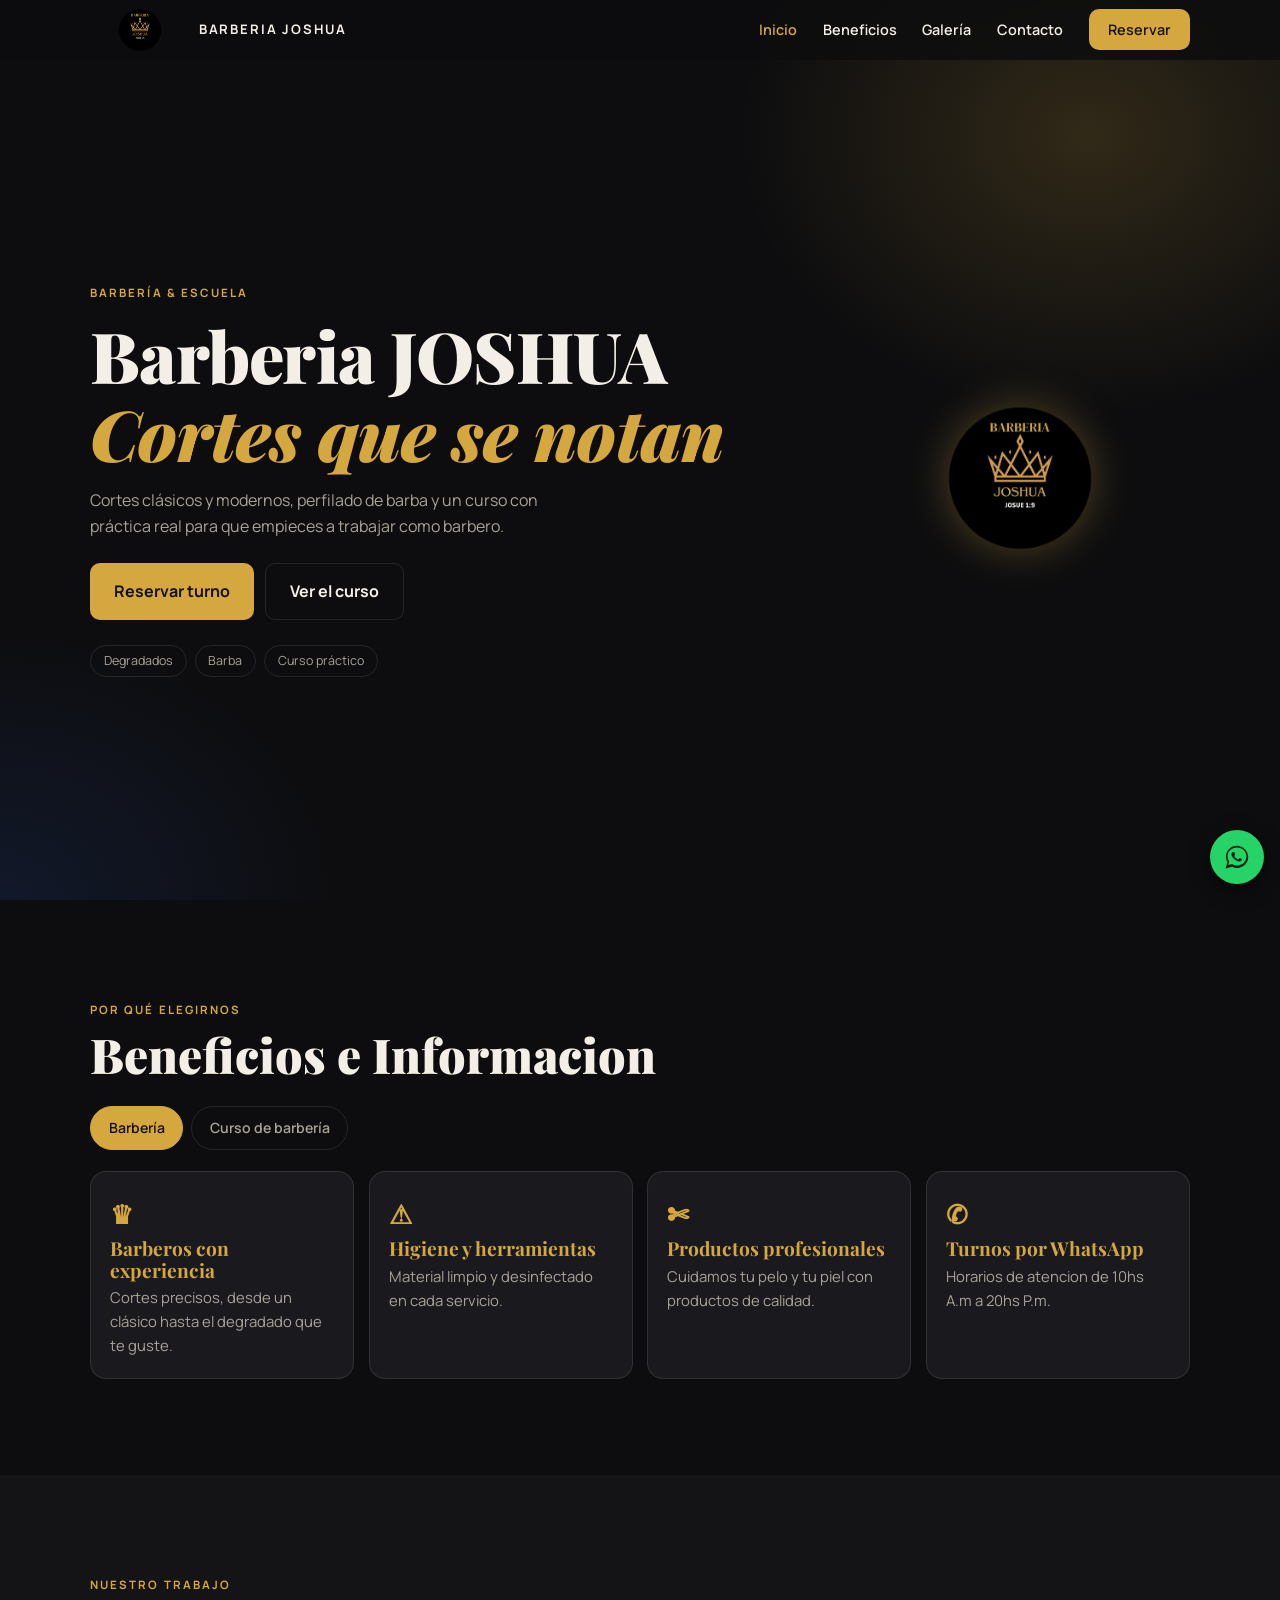
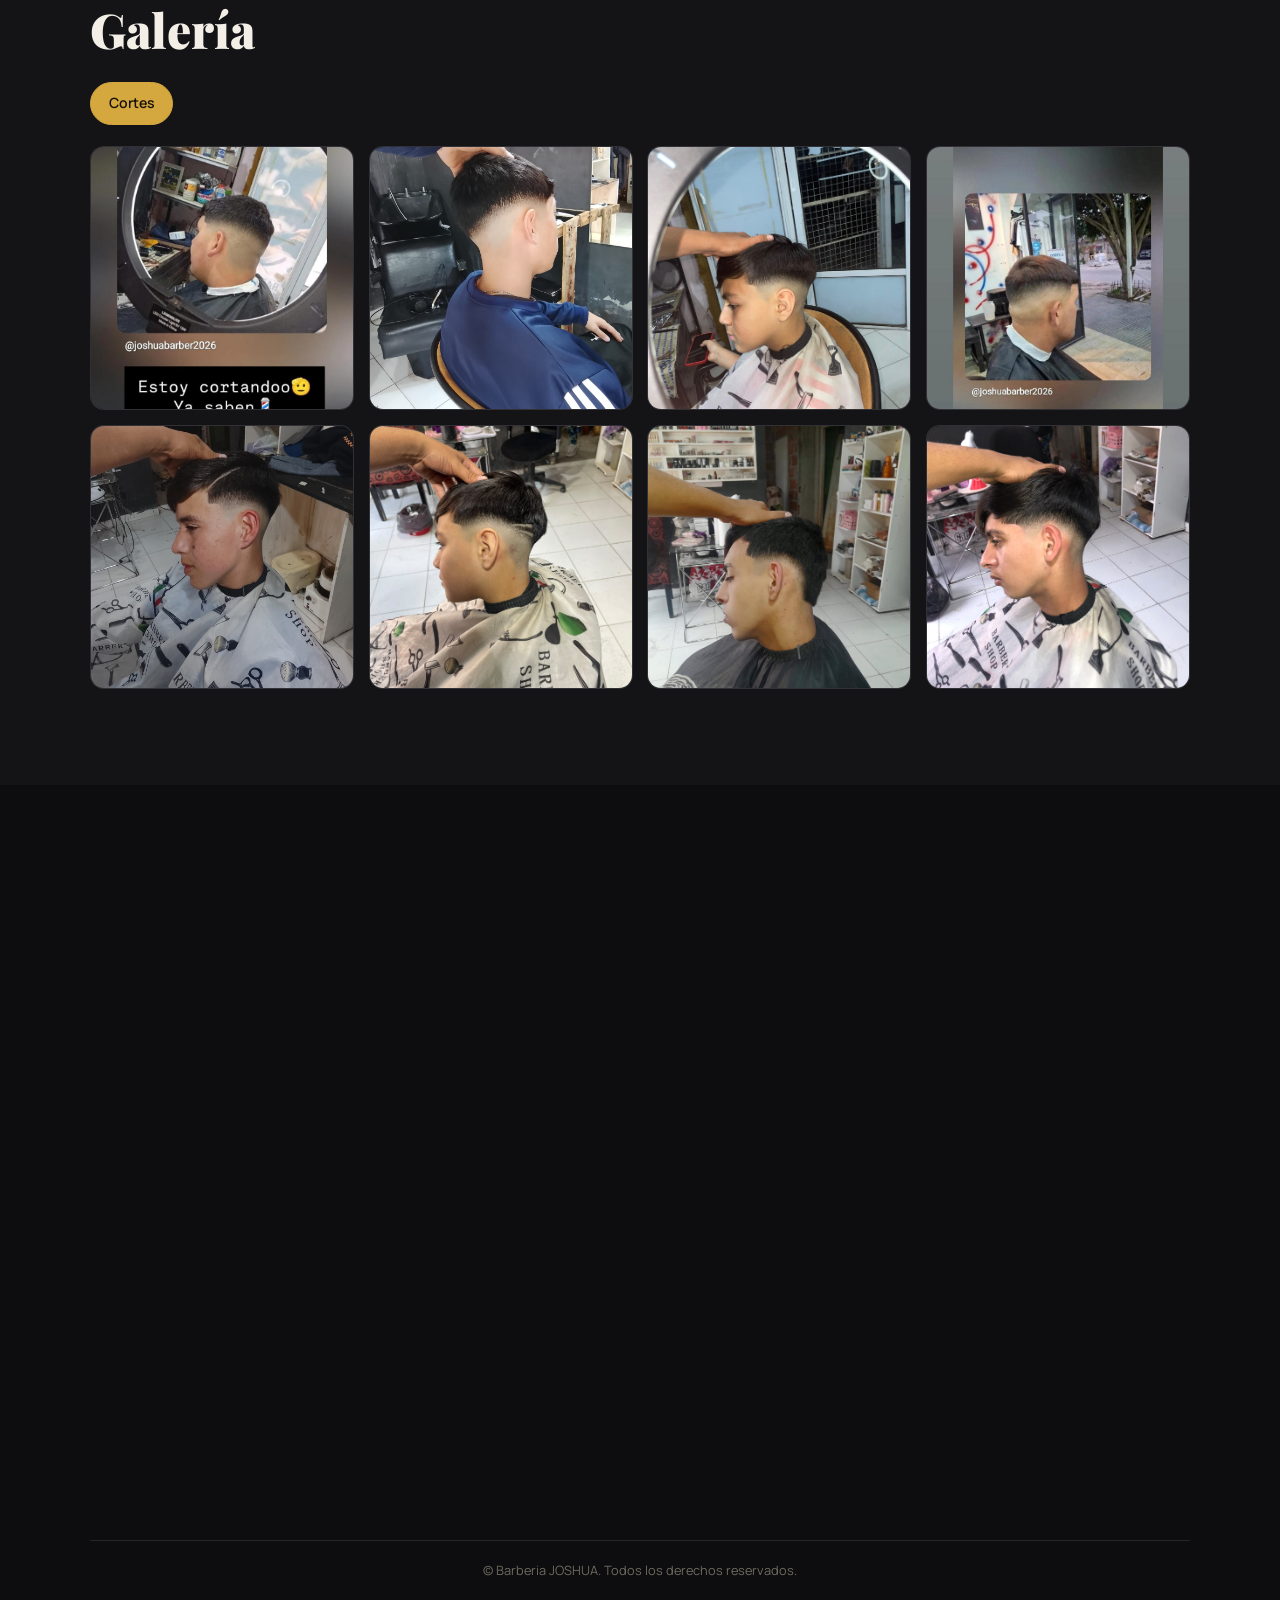
<file: index.html>
<!DOCTYPE html>
<html lang="es">
<head>
  <link rel="icon" type="image/png" href="accets/img/WhatsApp Image 2026-11-16 at 11.09.46-Photoroom (1).png">
<meta charset="UTF-8">
<meta name="viewport" content="width=device-width, initial-scale=1">
<title>Barbería y Curso de Barbería Joshua</title>
<meta name="description" content="Barbería profesional y curso de barbería con práctica real. Reservá tu turno o inscribite por WhatsApp.">
<meta name="theme-color" content="#0d0d0f">
<link rel="preconnect" href="https://fonts.googleapis.com">
<link rel="preconnect" href="https://fonts.gstatic.com" crossorigin>
<link href="https://fonts.googleapis.com/css2?family=Manrope:wght@400;500;600;700&family=Playfair+Display:wght@700;900&display=swap" rel="stylesheet">
<link rel="stylesheet" href="styles.css">
<meta name="author" content="Barberia Joshua">
<meta name="keywords" content="Barberia, cursos de barberia, zona sur, Lomas de Zamora, ingeniero bunge">

</head>
<body>

<header class="nav" id="nav">
  <a class="brand" href="#inicio"><img class="logo-nav" src="accets/img/logo-Photoroom.png" alt="Logo de Barber Studio" width="32" height="32">BARBERIA JOSHUA</a>
  <button class="burger" id="burger" aria-label="Abrir menú" aria-expanded="false" aria-controls="menu"><span></span><span></span><span></span></button>
  <nav class="menu" id="menu">
    <a href="#inicio">Inicio</a>
    <a href="#beneficios">Beneficios</a>
    <a href="#galeria">Galería</a>
    <a href="#contacto">Contacto</a>
    <a class="cta" data-wa href="https://wa.me/5491100000000">Reservar</a>
  </nav>
</header>

<main>
<!-- 1. INICIO -->
<section class="hero" id="inicio">
  <div class="hero-txt reveal">
    <span class="eyebrow">Barbería &amp; Escuela</span>
    <h1>Barberia JOSHUA<br><em>Cortes que se notan</em></h1>
    <p>Cortes clásicos y modernos, perfilado de barba y un curso con práctica real para que empieces a trabajar como barbero.</p>
    <div class="btns">
      <a class="btn gold" data-wa href="https://wa.me/5491100000000">Reservar turno</a>
      <a class="btn ghost" href="#beneficios" data-goto="curso">Ver el curso</a>
    </div>
    <ul class="tags"><li>Degradados</li><li>Barba</li><li>Curso práctico</li></ul>
  </div>
  <div class="hero-logo"><img class="logo-hero" src="accets/img/logo-Photoroom.png"></div>
</section>

<!-- 2. BENEFICIOS -->
<section class="sec" id="beneficios">
  <div class="head reveal"><span class="eyebrow">Por qué elegirnos</span><h2>Beneficios e Informacion</h2></div>
  <div class="tabs reveal" role="tablist">
    <button class="tab on" role="tab" data-tab="barberia" aria-selected="true">Barbería</button>
    <button class="tab" role="tab" data-tab="curso" aria-selected="false">Curso de barbería</button>
  </div>
  <div class="panel" id="p-barberia">
    <article class="card"><b>♛</b><h3>Barberos con experiencia</h3><p>Cortes precisos, desde un clásico hasta el degradado que te guste.</p></article>
    <article class="card"><b>⚠︎</b><h3>Higiene y herramientas</h3><p>Material limpio y desinfectado en cada servicio.</p></article>
    <article class="card"><b>✄</b><h3>Productos profesionales</h3><p>Cuidamos tu pelo y tu piel con productos de calidad.</p></article>
    <article class="card"><b>✆</b><h3>Turnos por WhatsApp</h3><p>Horarios de atencion de 10hs A.m a 20hs P.m.</p></article>
  </div>
  <div class="panel" id="p-curso" hidden>
    <article class="card"><b>✁</b><h3>Práctica con modelos reales</h3><p>Aprendés cortando desde las primeras clases.</p></article>
    <article class="card"><b>⏱︎</b><h3>curso de 3 meses</h3><p>Atención personalizada y correcciones en el momento.</p></article>
    <article class="card"><b>＄</b><h3>Costo del curso 150.000</h3><p>Inscripcion de 50mil, y se abona los 100mil faltantes al transcurrir el curso </p></article>
    <article class="card"><b>✔</b><h3>Certificado</h3><p>Al terminar recibís tu certificado y orientación para empezar a trabajar.</p></article>
  </div>
</section>

<!-- 3. GALERÍA -->
<section class="sec alt" id="galeria">
  <div class="head reveal"><span class="eyebrow">Nuestro trabajo</span><h2>Galería</h2></div>
  <div class="filters reveal" id="filters">
    <button class="chip on" data-f="todo">Cortes</button>
  </div>
  <div class="grid" id="grid"></div>
</section>

<!-- 4. CONTACTO -->
<section class="sec" id="contacto">
  <div class="head reveal"><span class="eyebrow">Hablemos</span><h2>Contacto</h2></div>
  <div class="contact">
    <div class="reveal">
      <p class="lead">Escribinos para reservar un turno o consultar por el próximo curso. Respondemos por WhatsApp.</p>
      <div class="socials">
        <a data-social="whatsapp" href="https://wa.me/5491131621380" target="_blank" rel="noopener"><svg viewBox="0 0 32 32"><path d="M16 3C9 3 3.4 8.6 3.4 15.5c0 2.3.6 4.4 1.7 6.3L3 29l7.4-1.9c1.8 1 3.8 1.5 5.8 1.5 6.9 0 12.6-5.6 12.6-12.5S22.9 3 16 3zm0 22.800c-1.900 0-3.700-.500-5.300-1.500l-.4-.2-4.400 1.100 1.200-4.300-.3-.4a10.200 10.200 0 0 1-1.600-5.500C5.200 9.700 10 5.200 16 5.200s10.800 4.500 10.800 10.300S22 25.800 16 25.800zm5.600-7.600c-.3-.2-1.800-.9-2.100-1-.3-.1-.5-.2-.7.2-.2.3-.8 1-1 1.200-.2.200-.4.200-.7.100-.3-.2-1.300-.5-2.500-1.500-.9-.8-1.500-1.800-1.700-2.100-.2-.3 0-.5.100-.6l.5-.5c.1-.2.2-.3.3-.5.1-.2 0-.4 0-.5s-.7-1.700-1-2.300c-.3-.6-.5-.5-.7-.5h-.6c-.2 0-.5.1-.8.4s-1 1-1 2.400 1 2.800 1.200 3c.1.2 2 3.100 4.900 4.300 2.900 1.200 2.900.8 3.400.8.500-.1 1.800-.7 2-1.400.2-.7.2-1.300.2-1.400-.1-.1-.3-.2-.6-.4z"/></svg>WhatsApp</a>
        <a data-social="instagram" href="https://instagram.com/" target="_blank" rel="noopener"><svg viewBox="0 0 24 24" fill="none" stroke="currentColor" stroke-width="2"><rect x="3" y="3" width="18" height="18" rx="5"/><circle cx="12" cy="12" r="4"/><circle cx="17.500" cy="6.500" r="1" fill="currentColor"/></svg>Instagram</a>

      </div>
      <ul class="info">
        <li><b>Dirección</b>Campoamor 1725, Lomas de Zamora, Ing. budge.</li>
        <li><b>Horario</b>Lun a Sáb, 10:00am a 20:00pm</li>
      </ul>
    </div>
    <form class="form reveal" id="form" novalidate>
      <h3>Escribinos ahora</h3>
      <label>Tu nombre<input name="nombre" required autocomplete="name" placeholder="Ej: Martín"></label>
      <label>Quiero<select name="interes"><option>Reservar un turno</option><option>Consultar por el curso</option><option>Otra consulta</option></select></label>
      <label>Mensaje<textarea name="msg" rows="3" placeholder="Día y horario que te sirve, dudas..."></textarea></label>
      <button class="btn gold" type="submit">Enviar por WhatsApp</button>
      <small id="err" role="alert"></small>
    </form>
  </div>
  <p class="copy">© Barberia JOSHUA. Todos los derechos reservados.</p>
</section>
</main>

<a class="fab" data-wa href="https://wa.me/5491100000000" aria-label="Escribir por WhatsApp"><svg viewBox="0 0 32 32"><path d="M16 3C9 3 3.4 8.6 3.4 15.5c0 2.3.6 4.4 1.7 6.3L3 29l7.4-1.9c1.8 1 3.8 1.5 5.8 1.5 6.9 0 12.6-5.6 12.6-12.5S22.9 3 16 3zm0 22.800c-1.900 0-3.700-.500-5.300-1.500l-.4-.2-4.400 1.100 1.200-4.300-.3-.4a10.200 10.200 0 0 1-1.600-5.500C5.200 9.700 10 5.200 16 5.200s10.800 4.500 10.800 10.300S22 25.800 16 25.800zm5.600-7.600c-.3-.2-1.800-.9-2.100-1-.3-.1-.5-.2-.7.2-.2.3-.8 1-1 1.200-.2.200-.4.200-.7.100-.3-.2-1.300-.5-2.500-1.500-.9-.8-1.500-1.800-1.700-2.100-.2-.3 0-.5.100-.6l.5-.5c.1-.2.2-.3.3-.5.1-.2 0-.4 0-.5s-.7-1.700-1-2.300c-.3-.6-.5-.5-.7-.5h-.6c-.2 0-.5.1-.8.4s-1 1-1 2.400 1 2.800 1.200 3c.1.2 2 3.100 4.900 4.300 2.900 1.200 2.900.8 3.400.8.500-.1 1.800-.7 2-1.400.2-.7.2-1.300.2-1.400-.1-.1-.3-.2-.6-.4z"/></svg></a>

<div class="lb" id="lb" hidden role="dialog" aria-modal="true" aria-label="Foto ampliada">
  <button class="lb-x" id="lbx" aria-label="Cerrar">&times;</button>
  <button class="lb-n prev" id="lbp" aria-label="Anterior">&#8249;</button>
  <img id="lbi" alt="">
  <button class="lb-n next" id="lbn" aria-label="Siguiente">&#8250;</button>
</div>

<script src="script.js"></script>
</body>
</html>
</file>
<file: styles.css>
:root{--bg:#0d0d0f;--bg2:#141417;--card:#1a1a1e;--line:rgba(255,255,255,.1);--text:#f3efe6;--muted:#a8a396;--gold:#d4a73f;--red:#d63a3a;--blue:#2f5fd0;--wa:#25d366;
--serif:"Playfair Display",Georgia,serif;--sans:"Manrope","Segoe UI",Roboto,Arial,sans-serif}
*{box-sizing:border-box;margin:0;padding:0}
html{scroll-behavior:smooth;scroll-padding-top:64px}
body{font-family:var(--sans);background:var(--bg);color:var(--text);line-height:1.6;font-size:1rem;overflow-x:hidden;-webkit-tap-highlight-color:transparent}
a{color:inherit;text-decoration:none}button{font:inherit;color:inherit;cursor:pointer;border:0;background:none}
:focus-visible{outline:3px solid var(--gold);outline-offset:3px}
h1,h2,h3{font-family:var(--serif);line-height:1.1}

/* Nav */
.nav{position:fixed;inset:0 0 auto;z-index:50;display:flex;align-items:center;justify-content:space-between;height:60px;padding:0 1.1rem;background:rgba(13,13,15,.85);backdrop-filter:blur(10px);border-bottom:1px solid transparent;transition:border-color .3s}
.nav.sc{border-color:var(--line)}
.brand{display:flex;align-items:center;gap:.55rem;font-weight:700;letter-spacing:.14em;font-size:.82rem}
.burger{width:42px;height:42px;display:grid;place-content:center;gap:5px}
.burger span{display:block;width:22px;height:2px;background:var(--text);transition:transform .3s,opacity .3s}
.burger[aria-expanded=true] span:nth-child(1){transform:translateY(7px) rotate(45deg)}
.burger[aria-expanded=true] span:nth-child(2){opacity:0}
.burger[aria-expanded=true] span:nth-child(3){transform:translateY(-7px) rotate(-45deg)}
.menu{position:fixed;inset:60px 0 auto;display:grid;background:var(--bg);border-bottom:1px solid var(--line);transform:translateY(-120%);transition:transform .35s;padding:.5rem 1.1rem 1.2rem}
.menu.open{transform:none}
.menu a{padding:.9rem 0;border-bottom:1px solid var(--line);font-weight:600}
.menu a.on{color:var(--gold)}
.menu .cta{margin-top:1rem;text-align:center;background:var(--gold);color:#16120a;border-radius:10px;border:0}

/* Hero */
.hero{position:relative;min-height:100svh;display:flex;justify-content:space-between;gap:2rem;padding:6.5rem 1.25rem 3rem;overflow:hidden;
background:radial-gradient(500px 400px at 85% 15%,rgba(212,167,63,.18),transparent 70%),radial-gradient(500px 400px at 0% 100%,rgba(47,95,208,.14),transparent 70%),var(--bg)}
.eyebrow{display:inline-block;font-size:.72rem;font-weight:700;letter-spacing:.18em;text-transform:uppercase;color:var(--gold)}
.hero h1{font-size:clamp(2.3rem,10vw,4.4rem);font-weight:900;margin:.8rem 0 1rem;letter-spacing:-.01em}
.hero h1 em{color:var(--gold);font-style:italic}
.hero p{color:var(--muted);max-width:46ch;margin-bottom:1.5rem}
.btns{display:flex;flex-wrap:wrap;gap:.7rem}
.btn{display:inline-flex;justify-content:center;align-items:center;padding:.9rem 1.5rem;border-radius:10px;font-weight:700;transition:transform .15s,background .2s}
.btn:active{transform:scale(.97)}
.gold{background:var(--gold);color:#16120a}.gold:hover{background:#e6bb55}
.ghost{border:1.5px solid var(--line);color:var(--text)}.ghost:hover{border-color:var(--gold);color:var(--gold)}
.tags{list-style:none;display:flex;flex-wrap:wrap;gap:.5rem;margin-top:1.6rem}
.tags li{font-size:.78rem;padding:.3rem .8rem;border:1px solid var(--line);border-radius:999px;color:var(--muted)}

.hero-logo{width: 300px;height: 500px;}
.logo-hero,.hero-logo .logo-ph{width:100%;height:100%;object-fit:contain;border-radius:50%;filter:drop-shadow(0 0 22px rgba(212,167,63,.35))}
.logo-nav,.brand .logo-ph{width:100px;height:100px;object-fit:contain;border-radius:50%}
.logo-ph{display:grid;place-items:center;border:1.5px dashed var(--gold);color:var(--gold);font-size:.55rem;font-weight:700;letter-spacing:.1em;text-align:center;line-height:1.2}
.hero-logo .logo-ph{font-size:.8rem}

/* Secciones */
.sec{padding:4.5rem 1.25rem}
.sec.alt{background:var(--bg2)}
.head{margin-bottom:1.6rem}
.head h2{font-size:clamp(2rem,8vw,3rem);font-weight:900;margin-top:.4rem}
.tabs,.filters{display:flex;flex-wrap:wrap;gap:.5rem;margin-bottom:1.3rem}
.tab,.chip{padding:.6rem 1.1rem;border-radius:999px;border:1px solid var(--line);font-weight:600;font-size:.88rem;color:var(--muted);transition:all .2s}
.tab.on,.chip.on{background:var(--gold);border-color:var(--gold);color:#16120a}
.panel{display:grid;gap:.9rem}
.panel[hidden]{display:none}
.panel h3{color: #d4a73f;}
.card{position:relative;background:var(--card);border:1px solid var(--line);border-radius:16px;padding:1.3rem 1.2rem}
.card b{font-family:var(--serif);font-size:1.6rem;color:var(--gold)}
.card h3{font-size:1.2rem;margin:.3rem 0 .35rem}
.card p{color:var(--muted);font-size:.93rem}

/* Galería */
.grid{display:grid;grid-template-columns:repeat(2,1fr);gap:.6rem}
.it{position:relative;aspect-ratio:1;border-radius:14px;overflow:hidden;background:var(--card);border:1px solid var(--line);cursor:zoom-in;animation:in .4s both}
.it img{width:100%;height:100%;object-fit:cover;display:block;transition:transform .4s}
.it:hover img{transform:scale(1.06)}
.it.vacio{cursor:default;display:grid;place-items:center;text-align:center;font-size:.75rem;color:var(--muted);padding:.6rem;background:repeating-linear-gradient(-45deg,#17171b 0 14px,#1d1d22 14px 28px)}
.it.vacio svg{width:34px;height:34px;stroke:var(--gold);fill:none;stroke-width:1.6;display:block;margin:0 auto .4rem}
@keyframes in{from{opacity:0;transform:scale(.95)}}

/* Contacto */
.contact{display:grid;gap:1.8rem}
.lead{color:var(--muted);margin-bottom:1.2rem}
.socials{display:grid;grid-template-columns:1fr 1fr;gap:.6rem;margin-bottom:1.3rem}
.socials a{display:flex;align-items:center;gap:.6rem;padding:.85rem 1rem;border:1px solid var(--line);border-radius:12px;background:var(--card);font-weight:600;font-size:.92rem;transition:border-color .2s,color .2s}
.socials a:hover{border-color:var(--gold);color:var(--gold)}
.socials svg{width:22px;height:22px;flex:none;fill:currentColor}
.socials a[data-social=whatsapp]{color:var(--wa)}
.info{list-style:none;display:grid;gap:.7rem}
.info b{display:block;font-size:.72rem;letter-spacing:.14em;text-transform:uppercase;color:var(--gold)}
.form{display:grid;gap:.9rem;background:var(--card);border:1px solid var(--line);border-radius:18px;padding:1.4rem 1.2rem}
.form h3{font-size:1.4rem}
.form label{display:grid;gap:.35rem;font-size:.82rem;font-weight:600;color:var(--muted)}
.form input,.form select,.form textarea{font:inherit;font-size:1rem;color:var(--text);background:var(--bg);border:1px solid var(--line);border-radius:10px;padding:.8rem .9rem;width:100%}
.form input:focus,.form select:focus,.form textarea:focus{outline:2px solid var(--gold);border-color:transparent}
#err{color:#ff7a7a;min-height:1em}
.copy{margin-top:3rem;padding-top:1.2rem;border-top:1px solid var(--line);font-size:.8rem;color:#6e6a60;text-align:center}

.fab{position:fixed;right:1rem;bottom:1rem;z-index:40;width:54px;height:54px;border-radius:50%;background:var(--wa);color:#04210f;display:grid;place-items:center;box-shadow:0 6px 20px rgba(0,0,0,.5)}
.fab svg{width:28px;height:28px;fill:currentColor}

/* Lightbox */
.lb{position:fixed;inset:0;z-index:100;background:rgba(0,0,0,.92);display:grid;place-items:center;padding:1rem}
.lb[hidden]{display:none}
.lb img{max-width:100%;max-height:82vh;border-radius:10px;touch-action:pan-y}
.lb-x{position:absolute;top:.6rem;right:1rem;font-size:2.4rem;line-height:1}
.lb-n{position:absolute;top:50%;transform:translateY(-50%);font-size:3rem;padding:.4rem .9rem;color:var(--gold)}
.prev{left:0}.next{right:0}

/* Reveal */
.reveal{opacity:0;transform:translateY(18px);transition:opacity .6s,transform .6s}
.reveal.v{opacity:1;transform:none}

/* Tablet y escritorio */
@media(min-width:760px){
  .burger{display:none}
  .menu{position:static;transform:none;display:flex;align-items:center;gap:1.6rem;padding:0;background:none;border:0}
  .menu a{padding:0;border:0;font-size:.9rem}
  .menu .cta{margin:0;padding:.55rem 1.2rem}
  .nav{padding:0 max(1.5rem,calc((100% - 1100px)/2))}
  .hero{padding-inline:max(1.5rem,calc((100% - 1100px)/2));flex-direction:row;align-items:center;justify-content:space-between}
  .hero-logo{order:0;width:min(340px,32vw);height:min(340px,32vw);margin:0}
    .sec{padding:6rem max(1.5rem,calc((100% - 1100px)/2))}
  .panel{grid-template-columns:repeat(4,1fr)}
  .grid{grid-template-columns:repeat(4,1fr);gap:.9rem}
  .contact{grid-template-columns:1.1fr 1fr;gap:3rem;align-items:start}
}
@media(prefers-reduced-motion:reduce){*{animation:none!important;transition:none!important;scroll-behavior:auto!important}.reveal{opacity:1;transform:none}}
</file>
